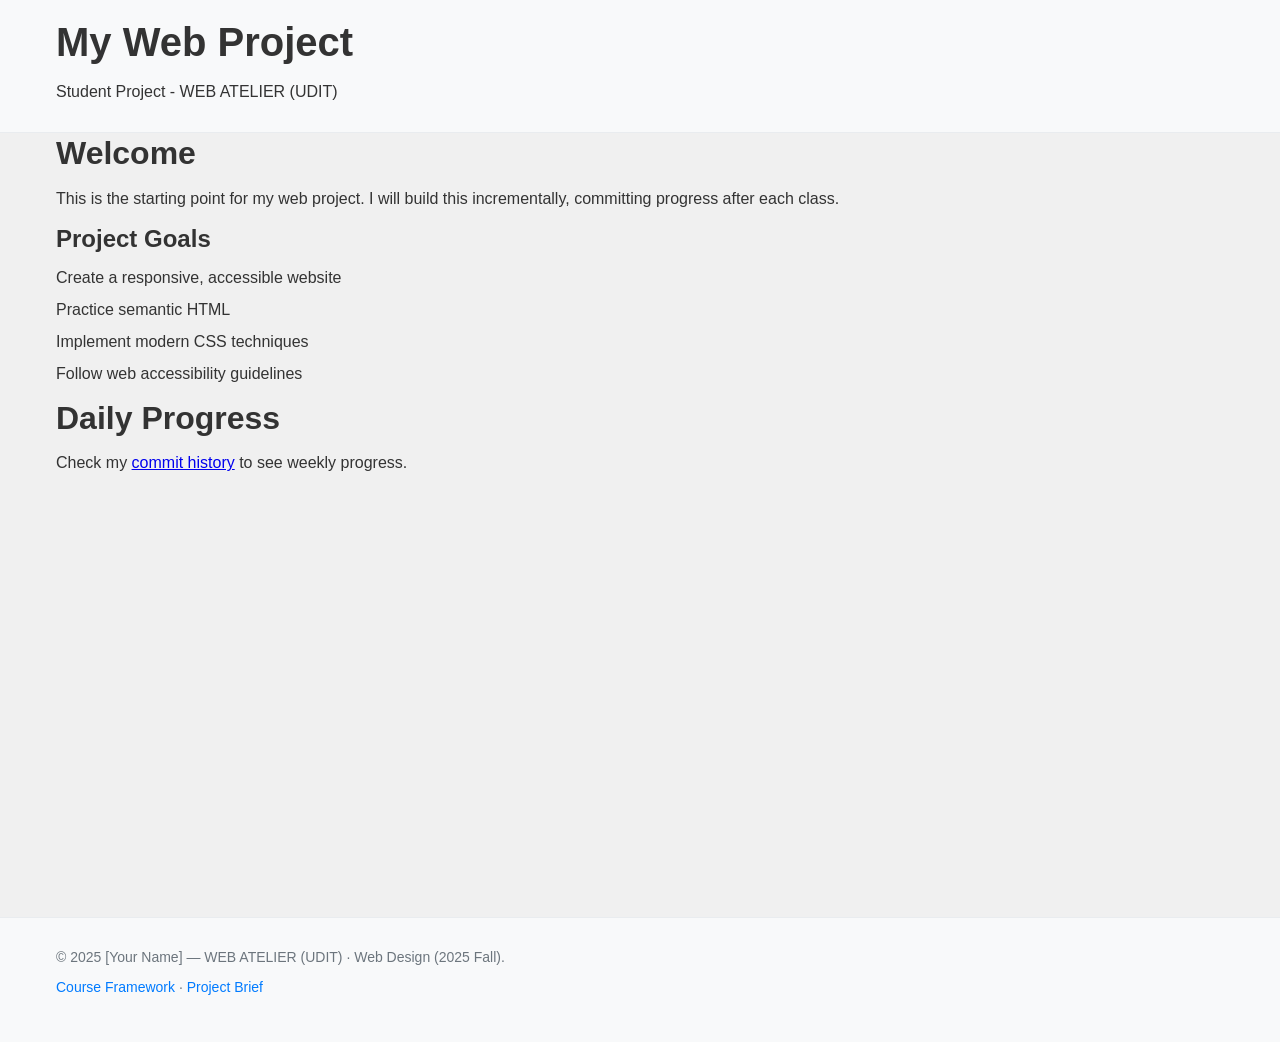
<file: index.html>
<!--
	This is the main HTML file for your web project.
	Pedagogical comments are included to explain the structure and functioning of each section.
-->
<!DOCTYPE html>
<!-- Declares the document type and version of HTML -->
<html lang="en">
  <!-- Sets the language of the document to English -->
  <head>
    <!--
			The <head> contains meta-information about the document, such as encoding, viewport settings for responsiveness,
			the page title, description for SEO, and links to external resources like CSS.
		-->
    <meta charset="UTF-8" />
    <!-- Character encoding for the document -->
    <meta name="viewport" content="width=device-width, initial-scale=1.0" />
    <!-- Ensures proper scaling on mobile devices -->
    <title>My Web Project - WEB ATELIER (UDIT)</title>
    <!-- Title shown in browser tab -->
    <meta
      name="description"
      content="A student web project for WEB ATELIER (UDIT) course"
    />
    <!-- Description for search engines -->
    <link rel="stylesheet" href="./assets/css/index.css" />
    <!-- Link to external CSS file -->
  </head>

  <body>
    <!--
			The <body> contains all the visible content of the web page, including navigation, main content, and footer.
		-->
    <!-- Accessibility feature: allows keyboard users to skip directly to the main content -->
    <a href="#main" class="skip-link">Skip to main content</a>

    <header>
      <!--
					The <header> typically contains the site title, logo, and introductory information.
					The .container class is used for layout and centering content.
				-->
      <div class="container">
        <h1>My Web Project</h1>
        <!-- Main heading of the site -->
        <p>Student Project - WEB ATELIER (UDIT)</p>
      </div>
    </header>

    <main id="main" class="container">
      <!--
					The <main> element contains the primary content of the page.
					The id="main" allows the skip link to jump here for accessibility.
				-->
      <section>
        <!-- Section for welcome message and project goals -->
        <h2>Welcome</h2>
        <p>
          This is the starting point for my web project. I will build this
          incrementally, committing progress after each class.
        </p>

        <h3>Project Goals</h3>
        <ul>
          <li>Create a responsive, accessible website</li>
          <li>Practice semantic HTML</li>
          <li>Implement modern CSS techniques</li>
          <li>Follow web accessibility guidelines</li>
        </ul>
      </section>

      <section>
        <!-- Section for tracking weekly progress -->
        <h2>Daily Progress</h2>
        <p>
          Check my
          <a href="https://github.com/[username]/[project-repo]/commits/main"
            >commit history</a
          >
          to see weekly progress.
        </p>
      </section>
    </main>

    <footer>
      <!--
					The <footer> contains copyright and additional navigation links.
					It is placed at the bottom of the page.
				-->
      <div class="container">
        <p>© 2025 [Your Name] — WEB ATELIER (UDIT) · Web Design (2025 Fall).</p>
        <p>
          <a href="https://github.com/ruvebal/web-atelier-udit"
            >Course Framework</a
          >
          ·
          <a href="project-brief.md">Project Brief</a>
        </p>
      </div>
    </footer>

    <!--
				The <script> tag loads external JavaScript for interactivity or dynamic features.
				Place scripts at the end of the body for better page load performance.
			-->
    <script src="assets/js/main.js"></script>
  </body>
</html>
</file>
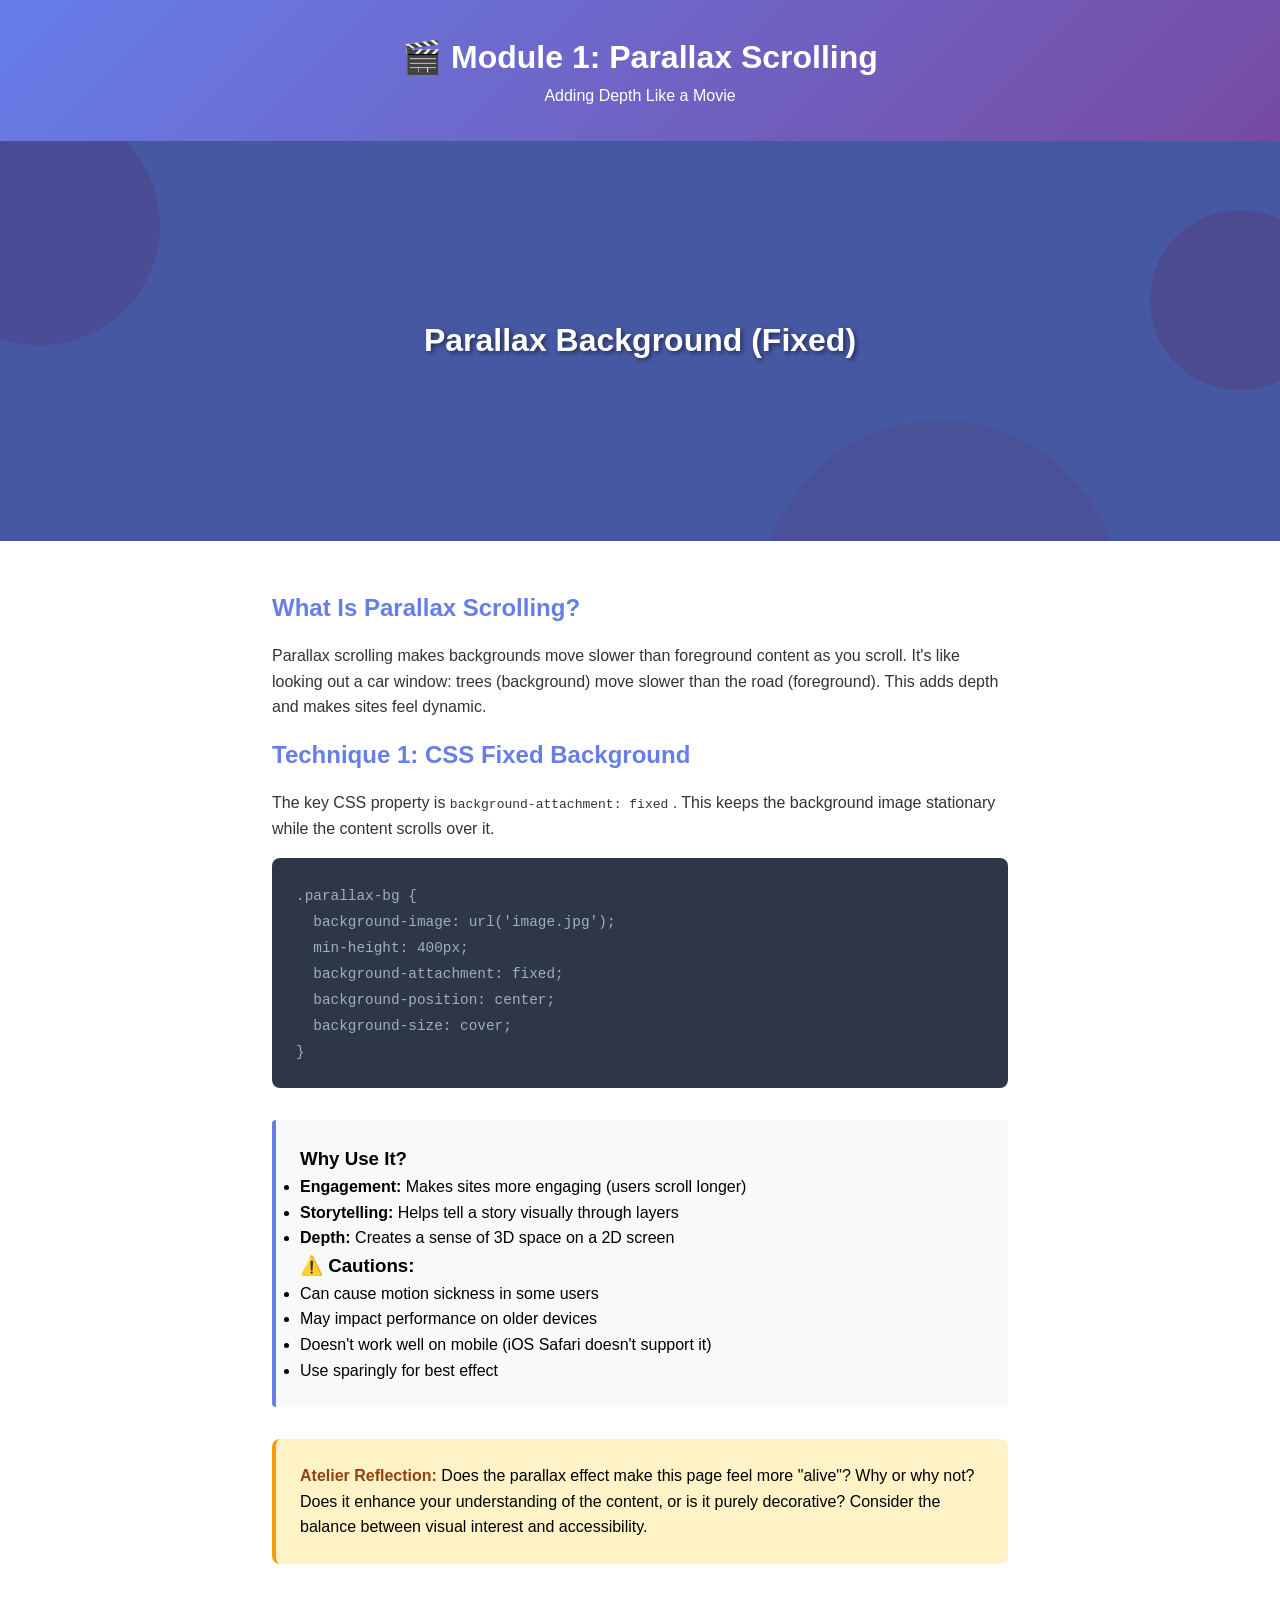
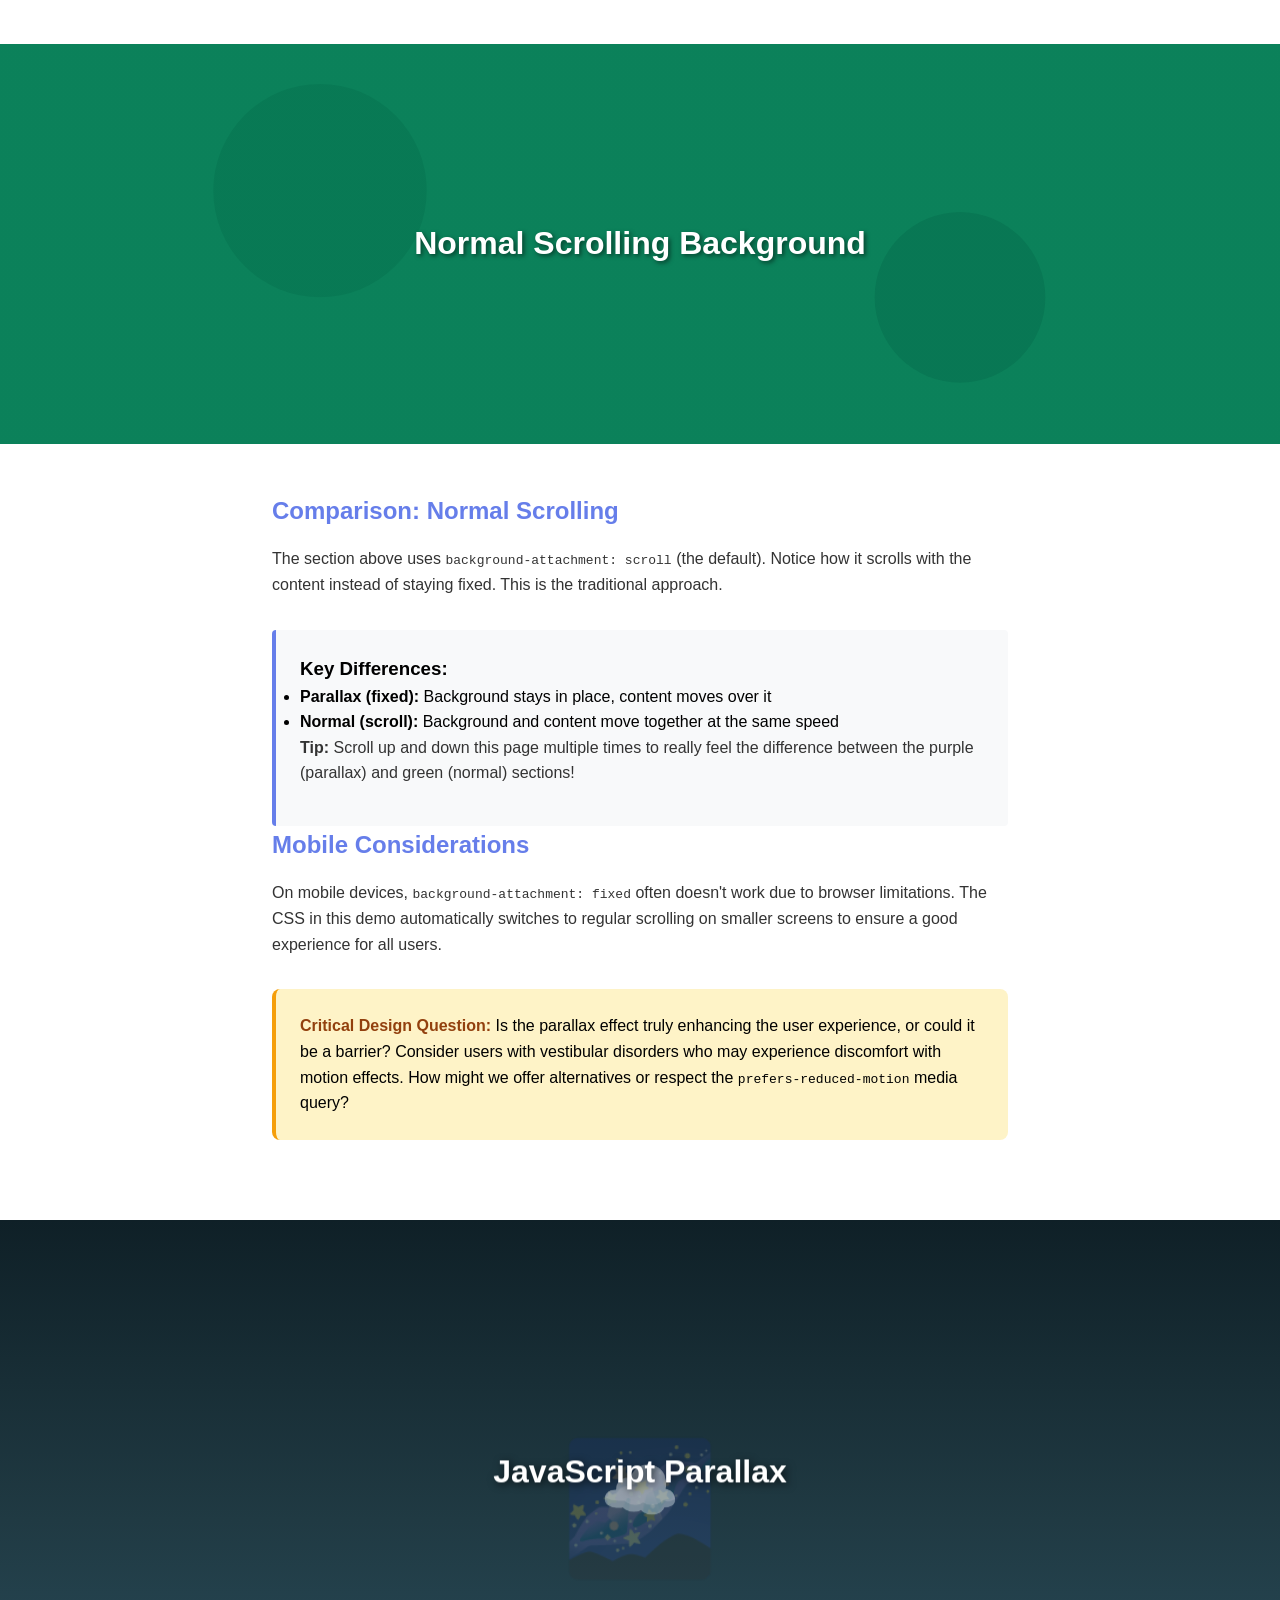
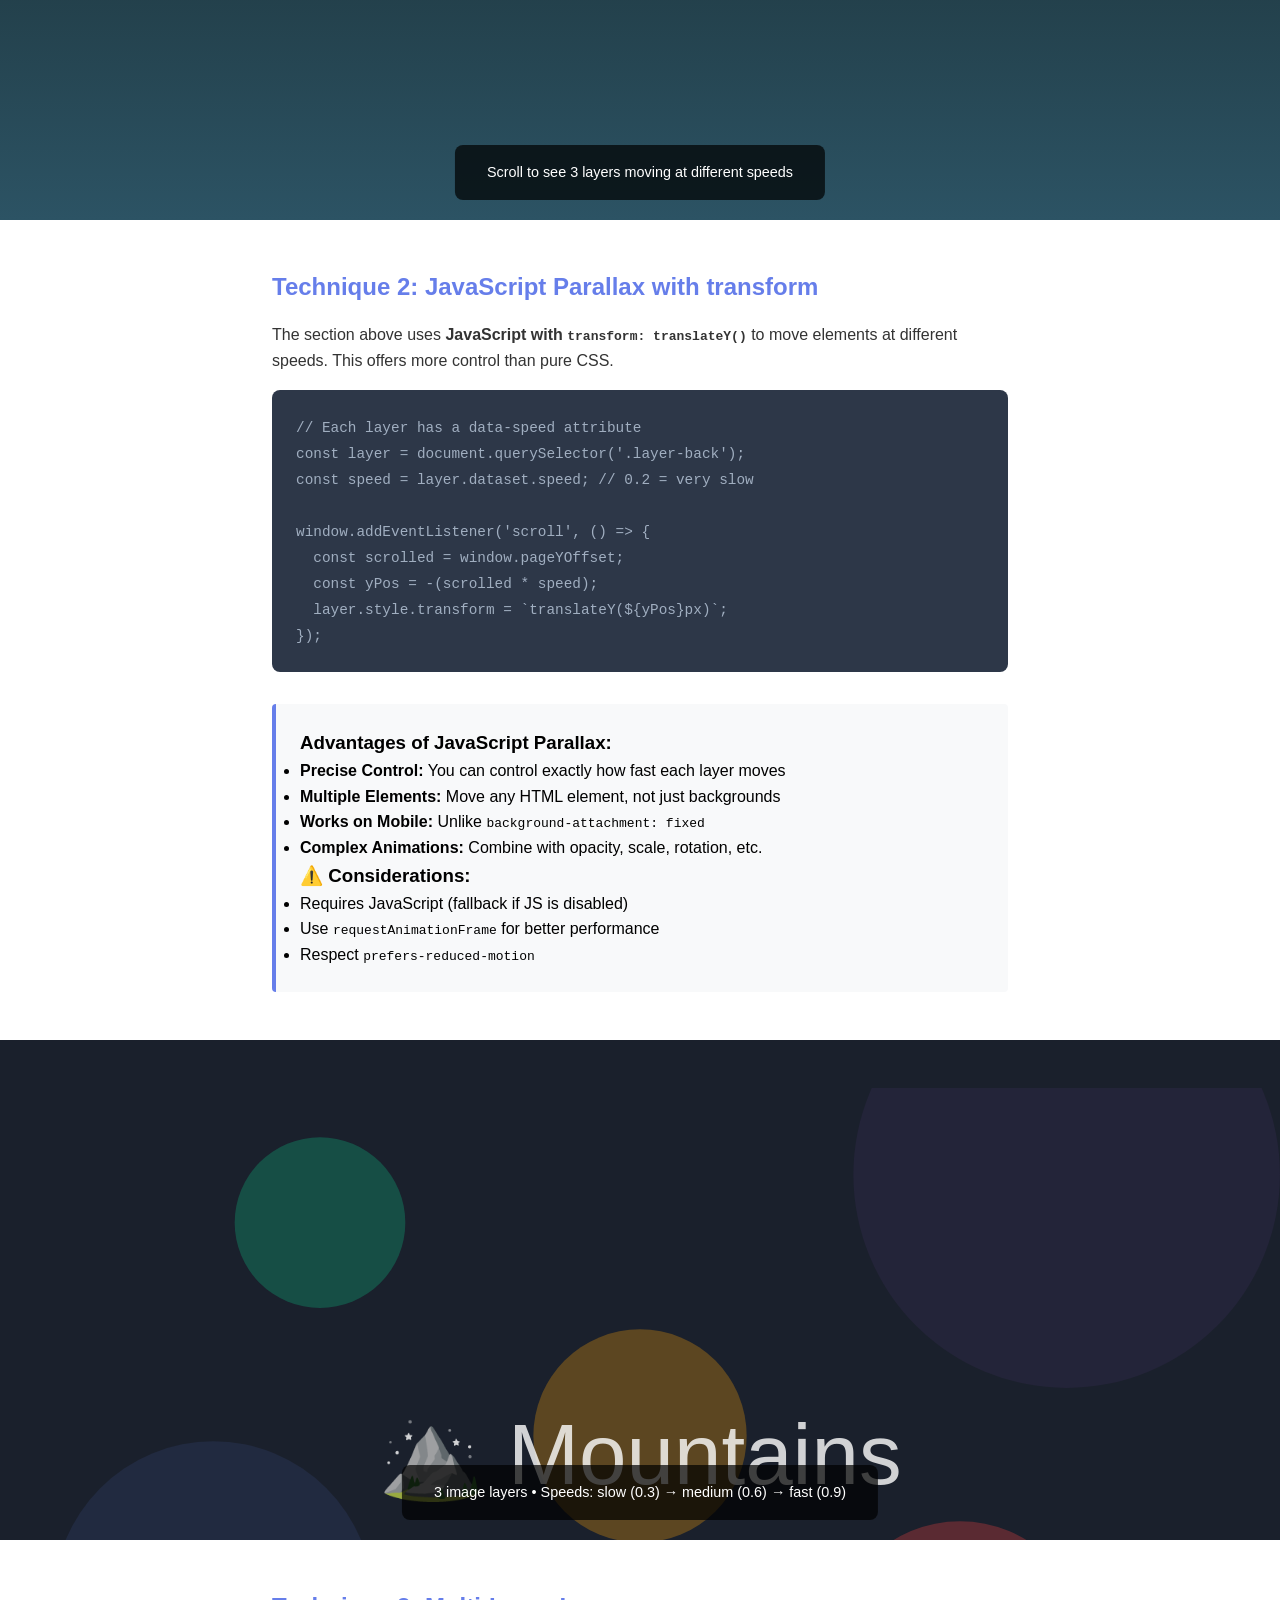
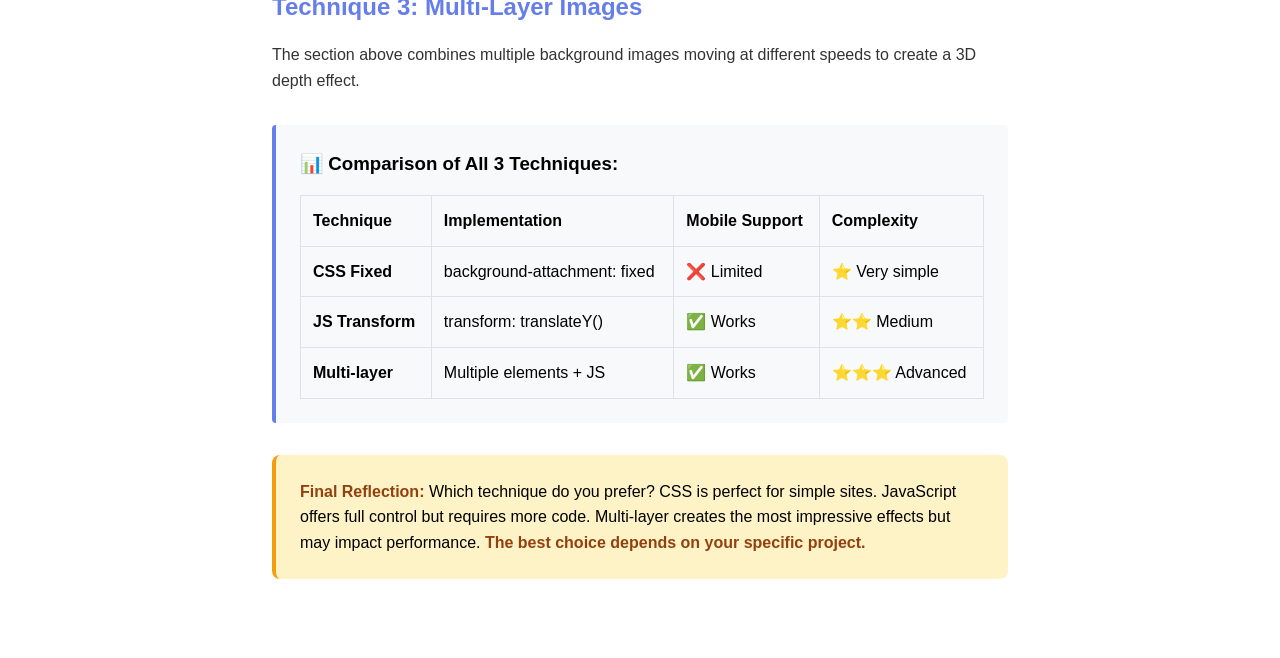
<file: design-trends/index.html>
<!DOCTYPE html>
<html lang="en">
  <head>
    <meta charset="UTF-8" />
    <meta name="viewport" content="width=device-width, initial-scale=1.0" />
    <title>Document</title>
    <link rel="stylesheet" href="../assets/css/design-trends.css" />
  </head>
  <body>
    <div class="header">
      <h1>🎬 Module 1: Parallax Scrolling</h1>
      <p>Adding Depth Like a Movie</p>
    </div>

    <div class="parallax-bg">
      <div>Parallax Background (Fixed)</div>
    </div>

    <div class="content">
      <h2>What Is Parallax Scrolling?</h2>
      <p>
        Parallax scrolling makes backgrounds move slower than foreground content
        as you scroll. It's like looking out a car window: trees (background)
        move slower than the road (foreground). This adds depth and makes sites
        feel dynamic.
      </p>

      <h2>Technique 1: CSS Fixed Background</h2>
      <p>
        The key CSS property is
        <code>background-attachment: fixed</code>
        . This keeps the background image stationary while the content scrolls
        over it.
      </p>

      <div class="code-box">
        <code>
          .parallax-bg {
          <br />
          &nbsp;&nbsp;background-image: url('image.jpg');
          <br />
          &nbsp;&nbsp;min-height: 400px;
          <br />
          &nbsp;&nbsp;background-attachment: fixed;
          <br />
          &nbsp;&nbsp;background-position: center;
          <br />
          &nbsp;&nbsp;background-size: cover;
          <br />
          }
        </code>
      </div>

      <div class="comparison">
        <h3>Why Use It?</h3>
        <ul>
          <li>
            <strong>Engagement:</strong>
            Makes sites more engaging (users scroll longer)
          </li>
          <li>
            <strong>Storytelling:</strong>
            Helps tell a story visually through layers
          </li>
          <li>
            <strong>Depth:</strong>
            Creates a sense of 3D space on a 2D screen
          </li>
        </ul>
        <h3>⚠️ Cautions:</h3>
        <ul>
          <li>Can cause motion sickness in some users</li>
          <li>May impact performance on older devices</li>
          <li>Doesn't work well on mobile (iOS Safari doesn't support it)</li>
          <li>Use sparingly for best effect</li>
        </ul>
      </div>

      <div class="reflection">
        <strong>Atelier Reflection:</strong>
        Does the parallax effect make this page feel more "alive"? Why or why
        not? Does it enhance your understanding of the content, or is it purely
        decorative? Consider the balance between visual interest and
        accessibility.
      </div>
    </div>

    <div class="normal-bg">
      <div>Normal Scrolling Background</div>
    </div>

    <div class="content">
      <h2>Comparison: Normal Scrolling</h2>
      <p>
        The section above uses
        <code>background-attachment: scroll</code>
        (the default). Notice how it scrolls with the content instead of staying
        fixed. This is the traditional approach.
      </p>

      <div class="comparison">
        <h3>Key Differences:</h3>
        <ul>
          <li>
            <strong>Parallax (fixed):</strong>
            Background stays in place, content moves over it
          </li>
          <li>
            <strong>Normal (scroll):</strong>
            Background and content move together at the same speed
          </li>
        </ul>
        <p>
          <strong>Tip:</strong>
          Scroll up and down this page multiple times to really feel the
          difference between the purple (parallax) and green (normal) sections!
        </p>
      </div>

      <h2>Mobile Considerations</h2>
      <p>
        On mobile devices,
        <code>background-attachment: fixed</code>
        often doesn't work due to browser limitations. The CSS in this demo
        automatically switches to regular scrolling on smaller screens to ensure
        a good experience for all users.
      </p>

      <div class="reflection">
        <strong>Critical Design Question:</strong>
        Is the parallax effect truly enhancing the user experience, or could it
        be a barrier? Consider users with vestibular disorders who may
        experience discomfort with motion effects. How might we offer
        alternatives or respect the
        <code>prefers-reduced-motion</code>
        media query?
      </div>
    </div>

    <!-- JavaScript-based Parallax with Multiple Layers -->
    <div class="parallax-js-section" id="js-parallax">
      <div class="parallax-layer layer-back" data-speed="0.2">🌌</div>
      <div class="parallax-layer layer-middle" data-speed="0.5">☁️</div>
      <div class="parallax-layer layer-front" data-speed="0.8">
        JavaScript Parallax
      </div>
      <div class="speed-indicator">
        Scroll to see 3 layers moving at different speeds
      </div>
    </div>

    <div class="content">
      <h2>Technique 2: JavaScript Parallax with transform</h2>
      <p>
        The section above uses
        <strong>
          JavaScript with
          <code>transform: translateY()</code>
        </strong>
        to move elements at different speeds. This offers more control than pure
        CSS.
      </p>

      <div class="code-box">
        <code>
          // Each layer has a data-speed attribute
          <br />
          const layer = document.querySelector('.layer-back');
          <br />
          const speed = layer.dataset.speed; // 0.2 = very slow
          <br />
          <br />
          window.addEventListener('scroll', () =&gt; {
          <br />
          &nbsp;&nbsp;const scrolled = window.pageYOffset;
          <br />
          &nbsp;&nbsp;const yPos = -(scrolled * speed);
          <br />
          &nbsp;&nbsp;layer.style.transform = `translateY(${yPos}px)`;
          <br />
          });
        </code>
      </div>

      <div class="comparison">
        <h3>Advantages of JavaScript Parallax:</h3>
        <ul>
          <li>
            <strong>Precise Control:</strong>
            You can control exactly how fast each layer moves
          </li>
          <li>
            <strong>Multiple Elements:</strong>
            Move any HTML element, not just backgrounds
          </li>
          <li>
            <strong>Works on Mobile:</strong>
            Unlike
            <code>background-attachment: fixed</code>
          </li>
          <li>
            <strong>Complex Animations:</strong>
            Combine with opacity, scale, rotation, etc.
          </li>
        </ul>
        <h3>⚠️ Considerations:</h3>
        <ul>
          <li>Requires JavaScript (fallback if JS is disabled)</li>
          <li>
            Use
            <code>requestAnimationFrame</code>
            for better performance
          </li>
          <li>
            Respect
            <code>prefers-reduced-motion</code>
          </li>
        </ul>
      </div>
    </div>

    <!-- Image-based Parallax Layers -->
    <div class="parallax-image-section" id="image-parallax">
      <div class="image-layer image-layer-1" data-speed="0.3"></div>
      <div class="image-layer image-layer-2" data-speed="0.6"></div>
      <div class="image-layer image-layer-3" data-speed="0.9"></div>
      <div class="speed-indicator">
        3 image layers • Speeds: slow (0.3) → medium (0.6) → fast (0.9)
      </div>
    </div>

    <div class="content">
      <h2>Technique 3: Multi-Layer Images</h2>
      <p>
        The section above combines multiple background images moving at
        different speeds to create a 3D depth effect.
      </p>

      <div class="comparison">
        <h3>📊 Comparison of All 3 Techniques:</h3>
        <table style="width: 100%; border-collapse: collapse; margin-top: 1rem">
          <tbody>
            <tr style="background: #f8f9fa; font-weight: bold">
              <td style="padding: 0.75rem; border: 1px solid #dee2e6">
                Technique
              </td>
              <td style="padding: 0.75rem; border: 1px solid #dee2e6">
                Implementation
              </td>
              <td style="padding: 0.75rem; border: 1px solid #dee2e6">
                Mobile Support
              </td>
              <td style="padding: 0.75rem; border: 1px solid #dee2e6">
                Complexity
              </td>
            </tr>
            <tr>
              <td style="padding: 0.75rem; border: 1px solid #dee2e6">
                <strong>CSS Fixed</strong>
              </td>
              <td style="padding: 0.75rem; border: 1px solid #dee2e6">
                background-attachment: fixed
              </td>
              <td style="padding: 0.75rem; border: 1px solid #dee2e6">
                ❌ Limited
              </td>
              <td style="padding: 0.75rem; border: 1px solid #dee2e6">
                ⭐ Very simple
              </td>
            </tr>
            <tr>
              <td style="padding: 0.75rem; border: 1px solid #dee2e6">
                <strong>JS Transform</strong>
              </td>
              <td style="padding: 0.75rem; border: 1px solid #dee2e6">
                transform: translateY()
              </td>
              <td style="padding: 0.75rem; border: 1px solid #dee2e6">
                ✅ Works
              </td>
              <td style="padding: 0.75rem; border: 1px solid #dee2e6">
                ⭐⭐ Medium
              </td>
            </tr>
            <tr>
              <td style="padding: 0.75rem; border: 1px solid #dee2e6">
                <strong>Multi-layer</strong>
              </td>
              <td style="padding: 0.75rem; border: 1px solid #dee2e6">
                Multiple elements + JS
              </td>
              <td style="padding: 0.75rem; border: 1px solid #dee2e6">
                ✅ Works
              </td>
              <td style="padding: 0.75rem; border: 1px solid #dee2e6">
                ⭐⭐⭐ Advanced
              </td>
            </tr>
          </tbody>
        </table>
      </div>

      <div class="reflection">
        <strong>Final Reflection:</strong>
        Which technique do you prefer? CSS is perfect for simple sites.
        JavaScript offers full control but requires more code. Multi-layer
        creates the most impressive effects but may impact performance.
        <strong>The best choice depends on your specific project.</strong>
      </div>
    </div>

    <script>
      // Check for reduced motion preference
      const prefersReducedMotion = window.matchMedia(
        "(prefers-reduced-motion: reduce)"
      );
      let isReducedMotion = prefersReducedMotion.matches;

      // Handle CSS-based parallax
      function handleMotionPreference() {
        const parallaxElements = document.querySelectorAll(".parallax-bg");

        if (isReducedMotion) {
          // User prefers reduced motion - disable parallax
          parallaxElements.forEach((el) => {
            el.style.backgroundAttachment = "scroll";
          });
          console.log("Parallax disabled: user prefers reduced motion");
        }
      }

      // JavaScript-based Parallax Implementation
      function initParallax() {
        if (isReducedMotion) {
          console.log(
            "JS Parallax disabled: respecting reduced motion preference"
          );
          return;
        }

        const parallaxLayers = document.querySelectorAll(
          ".parallax-layer, .image-layer"
        );
        let ticking = false;

        function updateParallax() {
          parallaxLayers.forEach((layer) => {
            const speed = parseFloat(layer.dataset.speed) || 0.5;
            const section = layer.parentElement;
            const rect = section.getBoundingClientRect();

            // Only animate when section is in viewport
            if (rect.top < window.innerHeight && rect.bottom > 0) {
              // Calculate scroll position relative to section's position
              const sectionTop = section.offsetTop;
              const scrolled = window.pageYOffset;
              const offset = scrolled - sectionTop;
              const yPos = offset * speed * 0.5; // Multiply by 0.5 to reduce movement

              // Use transform for better performance
              layer.style.transform = `translateY(${yPos}px)`;
            }
          });

          ticking = false;
        }

        function requestTick() {
          if (!ticking) {
            requestAnimationFrame(updateParallax);
            ticking = true;
          }
        }

        // Throttle scroll events using requestAnimationFrame
        window.addEventListener("scroll", requestTick, { passive: true });

        // Initial update
        updateParallax();
      }

      // Initialize everything
      handleMotionPreference();
      initParallax();

      // Listen for motion preference changes
      prefersReducedMotion.addEventListener("change", (e) => {
        isReducedMotion = e.matches;
        handleMotionPreference();

        if (isReducedMotion) {
          // Reset all transforms
          document
            .querySelectorAll(".parallax-layer, .image-layer")
            .forEach((layer) => {
              layer.style.transform = "translateY(0)";
            });
        } else {
          initParallax();
        }
      });

      // Log performance info for learning
      console.log("🎬 Parallax Demo Loaded");
      console.log(
        "📊 Layers detected:",
        document.querySelectorAll(".parallax-layer, .image-layer").length
      );
      console.log(
        "♿ Reduced motion:",
        isReducedMotion ? "ENABLED" : "DISABLED"
      );
    </script>
  </body>
</html>
</file>
<file: assets/css/index.css>
@import url("reset.css");
@import url(site.css);
</file>
<file: assets/css/design-trends.css>
* {
  margin: 0;
  padding: 0;
  box-sizing: border-box;
}

body {
  font-family: "Segoe UI", Tahoma, Geneva, Verdana, sans-serif;
  line-height: 1.6;
}

.header {
  background: linear-gradient(135deg, #667eea 0%, #764ba2 100%);
  color: white;
  padding: 2rem;
  text-align: center;
}

/* Parallax background with fixed attachment */
.parallax-bg {
  background-image: linear-gradient(rgba(0, 0, 0, 0.3), rgba(0, 0, 0, 0.3)),
    url('data:image/svg+xml,<svg xmlns="http://www.w3.org/2000/svg" viewBox="0 0 1200 600"><rect fill="%23667eea" width="1200" height="600"/><circle cx="200" cy="150" r="80" fill="%23764ba2" opacity="0.3"/><circle cx="800" cy="400" r="120" fill="%23764ba2" opacity="0.2"/><circle cx="1000" cy="200" r="60" fill="%23764ba2" opacity="0.4"/></svg>');
  min-height: 400px;
  background-attachment: fixed;
  background-position: center;
  background-repeat: no-repeat;
  background-size: cover;
  display: flex;
  align-items: center;
  justify-content: center;
  color: white;
  font-size: 2rem;
  font-weight: bold;
  text-shadow: 2px 2px 4px rgba(0, 0, 0, 0.5);
}

/* Regular scrolling content (foreground) */
.content {
  background: white;
  padding: 3rem 2rem;
  max-width: 800px;
  margin: 0 auto;
}

.content h2 {
  color: #667eea;
  margin-bottom: 1rem;
}

.content p {
  margin-bottom: 1rem;
  color: #333;
}

.comparison {
  margin-top: 2rem;
  padding: 1.5rem;
  background: #f8f9fa;
  border-left: 4px solid #667eea;
  border-radius: 4px;
}

.code-box {
  background: #2d3748;
  color: #a0aec0;
  padding: 1.5rem;
  border-radius: 8px;
  margin: 1rem 0;
  overflow-x: auto;
}

.code-box code {
  font-family: "Courier New", monospace;
  font-size: 0.9rem;
}

.reflection {
  background: #fef3c7;
  padding: 1.5rem;
  border-radius: 8px;
  margin: 2rem 0;
  border-left: 4px solid #f59e0b;
}

.reflection strong {
  color: #92400e;
}

/* Non-parallax comparison section */
.normal-bg {
  background-image: linear-gradient(rgba(0, 0, 0, 0.3), rgba(0, 0, 0, 0.3)),
    url('data:image/svg+xml,<svg xmlns="http://www.w3.org/2000/svg" viewBox="0 0 1200 600"><rect fill="%2310b981" width="1200" height="600"/><circle cx="300" cy="250" r="100" fill="%23059669" opacity="0.3"/><circle cx="900" cy="350" r="80" fill="%23059669" opacity="0.4"/></svg>');
  min-height: 400px;
  background-attachment: scroll;
  background-position: center;
  background-repeat: no-repeat;
  background-size: cover;
  display: flex;
  align-items: center;
  justify-content: center;
  color: white;
  font-size: 2rem;
  font-weight: bold;
  text-shadow: 2px 2px 4px rgba(0, 0, 0, 0.5);
}

/* JavaScript-based Parallax Section */
.parallax-js-section {
  position: relative;
  height: 600px;
  overflow: hidden;
  background: linear-gradient(to bottom, #0f2027, #203a43, #2c5364);
}

.parallax-layer {
  position: absolute;
  width: 100%;
  height: 100%;
  display: flex;
  align-items: center;
  justify-content: center;
  will-change: transform;
}

.layer-back {
  font-size: 8rem;
  opacity: 0.2;
  color: #667eea;
  font-weight: bold;
}

.layer-middle {
  font-size: 4rem;
  opacity: 0.5;
  color: #f59e0b;
  font-weight: bold;
}

.layer-front {
  font-size: 2rem;
  color: white;
  font-weight: bold;
  text-shadow: 2px 2px 8px rgba(0, 0, 0, 0.7);
}

/* Image layers for parallax */
.parallax-image-section {
  position: relative;
  height: 500px;
  overflow: hidden;
  background: #1a202c;
}

.image-layer {
  position: absolute;
  width: 100%;
  height: 120%;
  background-size: cover;
  background-position: center;
  will-change: transform;
}

.image-layer-1 {
  background-image: url('data:image/svg+xml,<svg xmlns="http://www.w3.org/2000/svg" viewBox="0 0 1200 800"><rect fill="%231a202c" width="1200" height="800"/><circle cx="200" cy="600" r="150" fill="%23667eea" opacity="0.1"/><circle cx="1000" cy="200" r="200" fill="%23764ba2" opacity="0.1"/></svg>');
  z-index: 1;
}

.image-layer-2 {
  background-image: url('data:image/svg+xml,<svg xmlns="http://www.w3.org/2000/svg" viewBox="0 0 1200 800"><circle cx="600" cy="400" r="100" fill="%23f59e0b" opacity="0.3"/><circle cx="300" cy="200" r="80" fill="%2310b981" opacity="0.3"/><circle cx="900" cy="600" r="120" fill="%23ef4444" opacity="0.3"/></svg>');
  z-index: 2;
}

.image-layer-3 {
  background-image: url('data:image/svg+xml,<svg xmlns="http://www.w3.org/2000/svg" viewBox="0 0 1200 800"><text x="600" y="400" text-anchor="middle" font-size="80" fill="white" opacity="0.8" font-family="Arial">⛰️ Mountains</text></svg>');
  z-index: 3;
}

.speed-indicator {
  position: absolute;
  bottom: 20px;
  left: 50%;
  transform: translateX(-50%);
  background: rgba(0, 0, 0, 0.7);
  color: white;
  padding: 1rem 2rem;
  border-radius: 8px;
  z-index: 10;
  font-size: 0.9rem;
}

@media (max-width: 768px) {
  .parallax-bg,
  .normal-bg {
    background-attachment: scroll;
    min-height: 300px;
    font-size: 1.5rem;
  }

  .content {
    padding: 2rem 1rem;
  }

  .parallax-js-section,
  .parallax-image-section {
    height: 400px;
  }

  .layer-back {
    font-size: 4rem;
  }
  .layer-middle {
    font-size: 2rem;
  }
  .layer-front {
    font-size: 1.5rem;
  }
}
</file>
